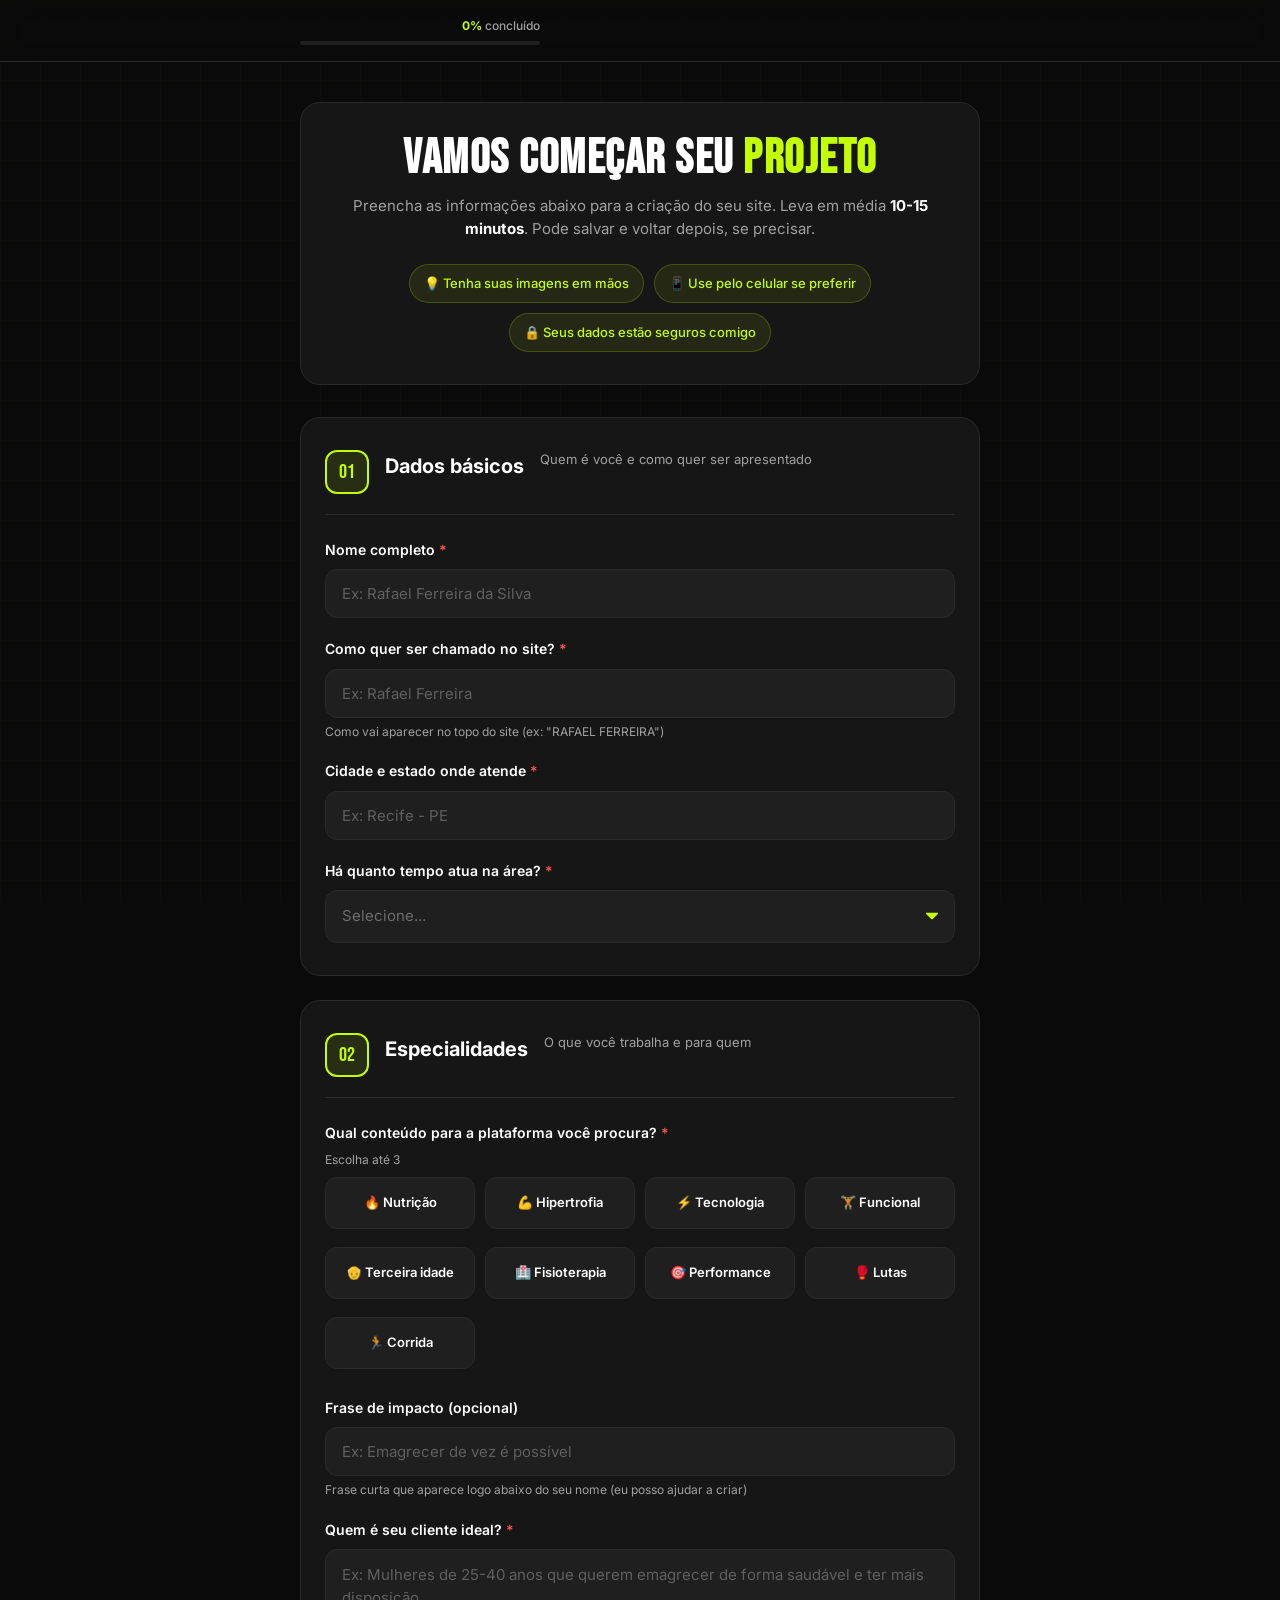
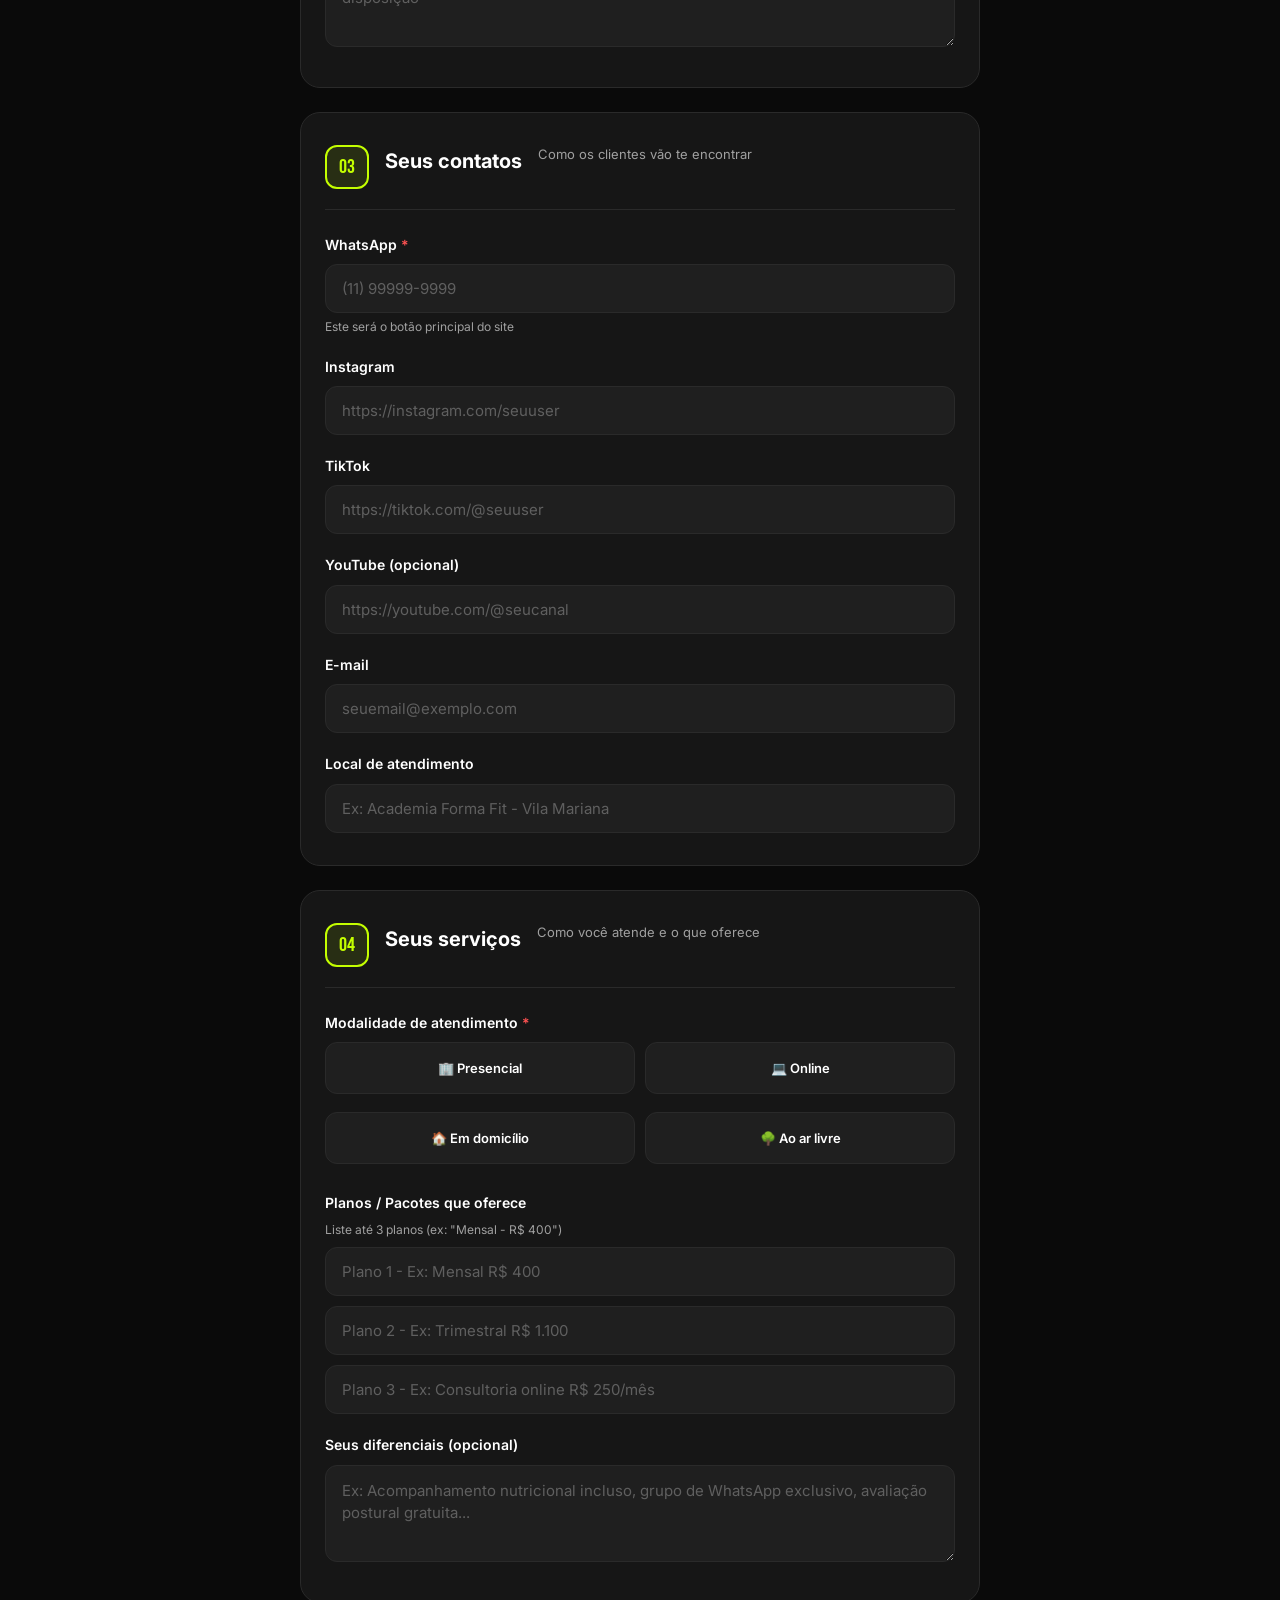
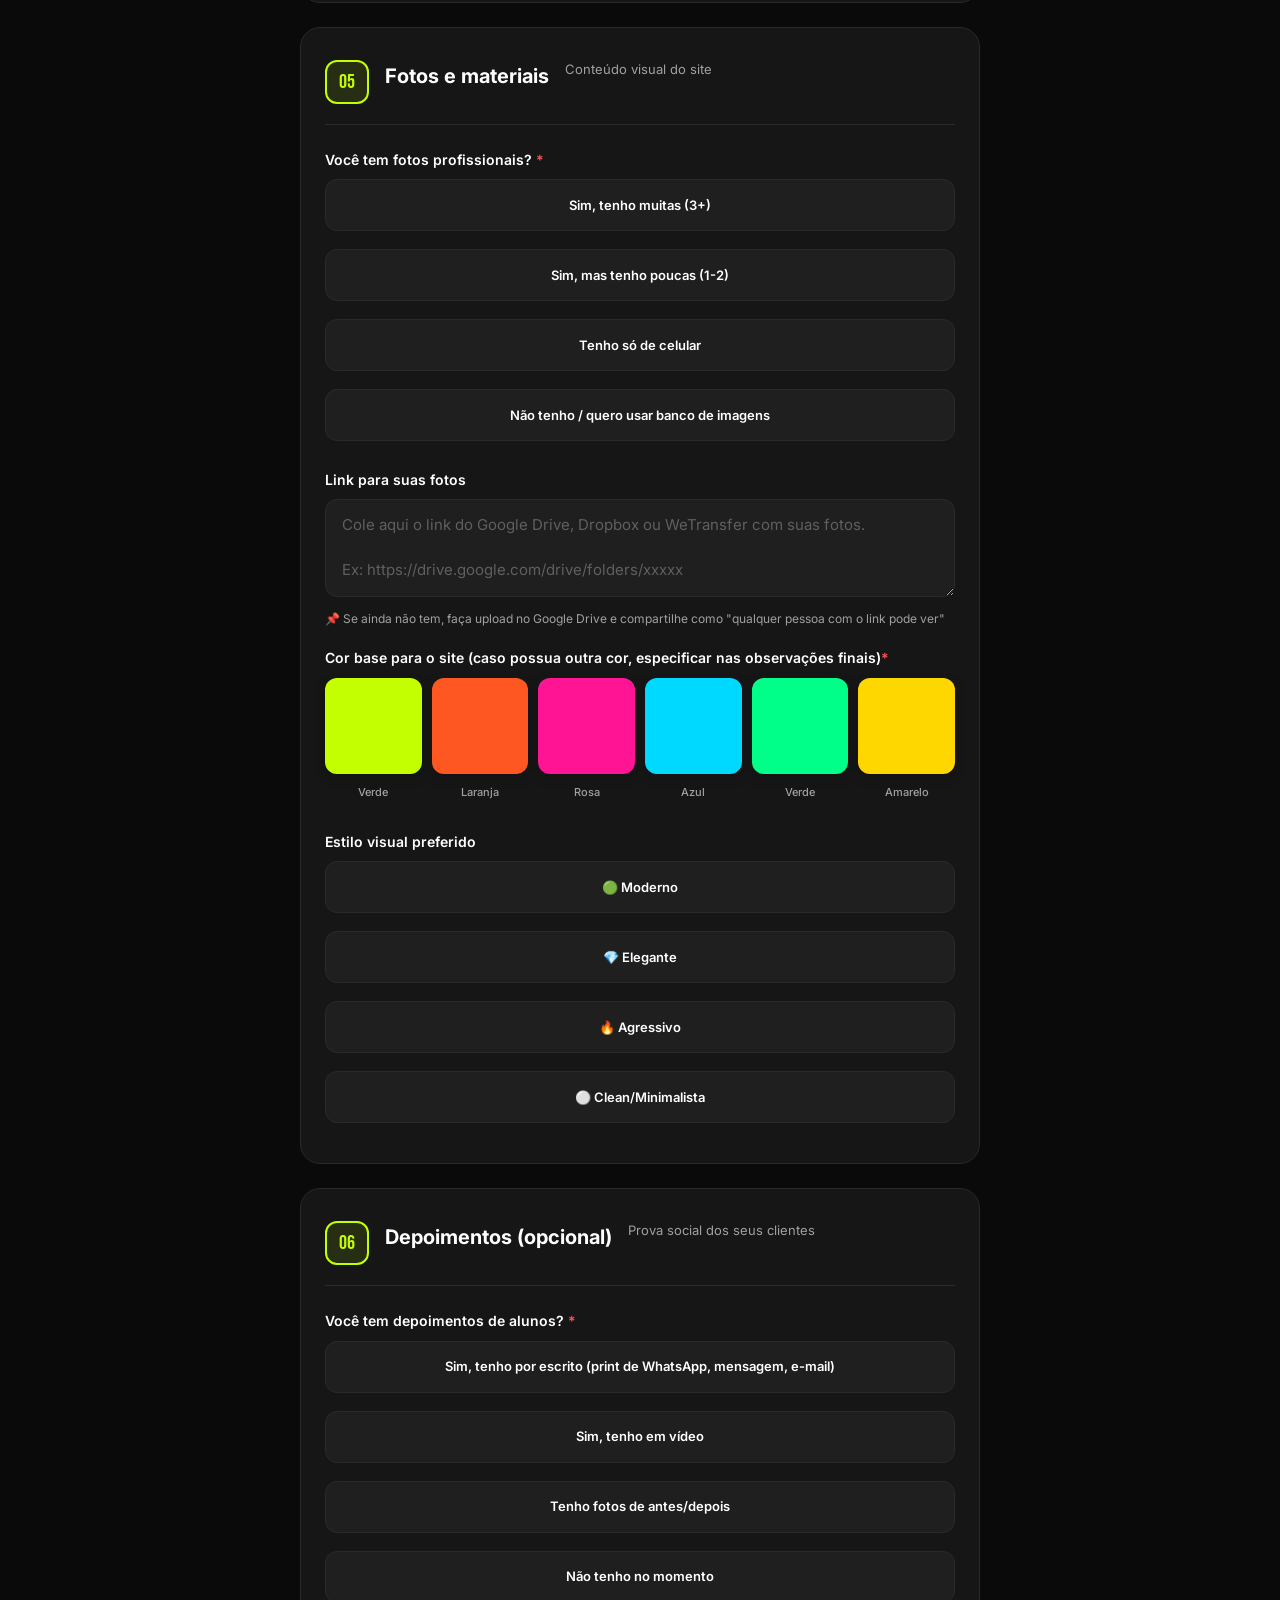
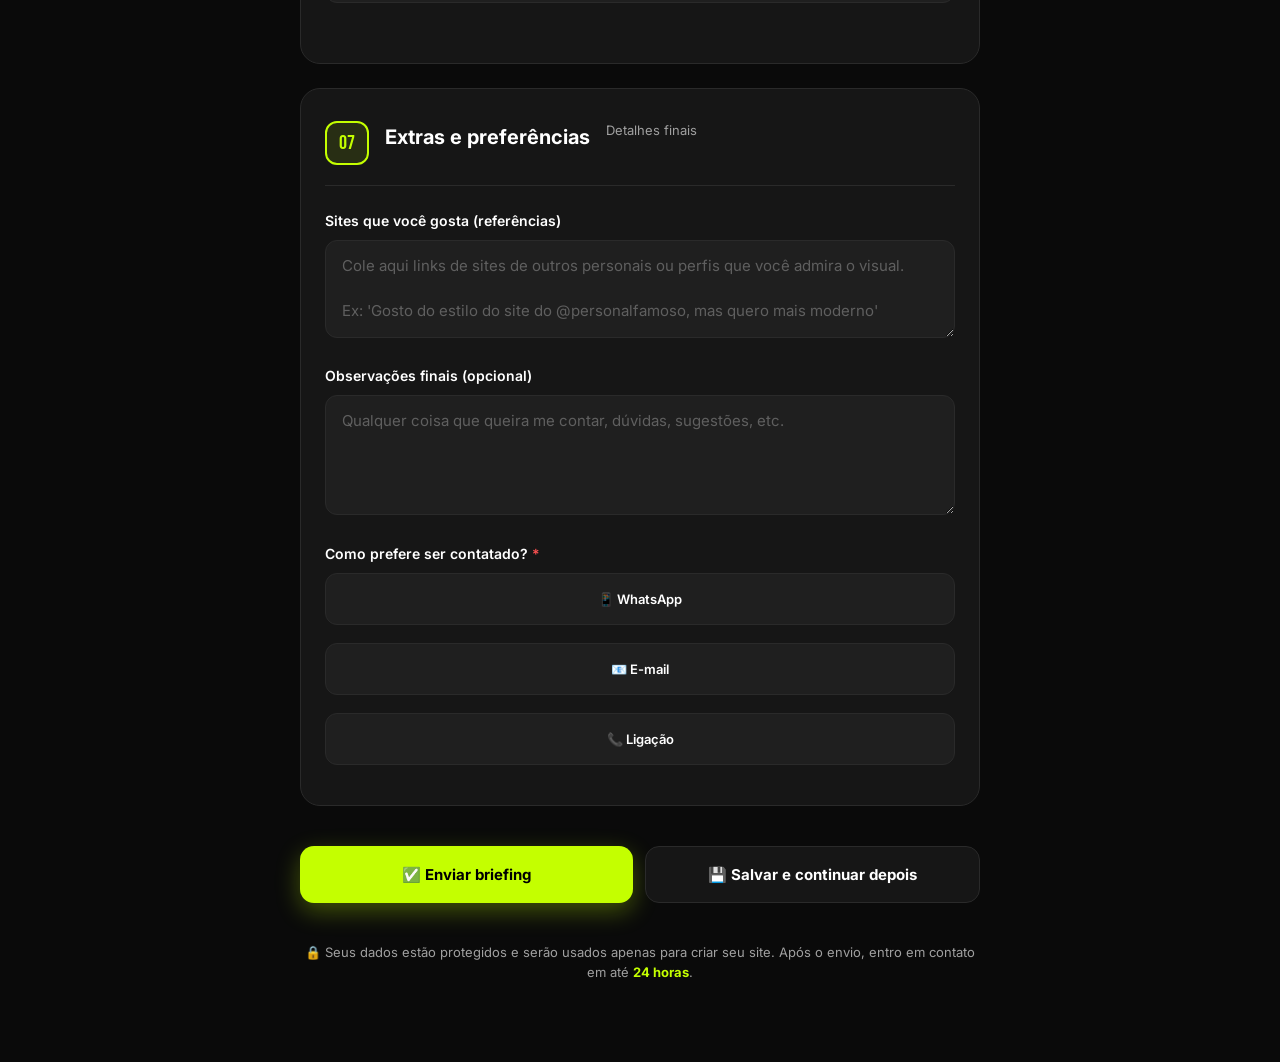
<file: briefing/index.html>
<!DOCTYPE html>
<html lang="pt-BR">
<head>
<meta charset="UTF-8">
<meta name="viewport" content="width=device-width, initial-scale=1.0, viewport-fit=cover">
<title>Briefing — Vamos começar seu site!</title>
<meta name="description" content="Preencha este formulário para iniciarmos a criação do seu site.">

<link rel="preconnect" href="https://fonts.googleapis.com">
<link rel="preconnect" href="https://fonts.gstatic.com" crossorigin>
<link href="https://fonts.googleapis.com/css2?family=Inter:wght@400;500;600;700;800;900&family=Bebas+Neue&display=swap" rel="stylesheet">
<link rel="stylesheet" href="styles.css">
</head>
<body>

<div class="bg-grid"></div>

<header class="briefing-header">
  <div class="container">
    <div class="progress-indicator">
      <span class="progress-text"><span id="progressPercent">0%</span> concluído</span>
      <div class="progress-bar">
        <div class="progress-fill" id="progressFill"></div>
      </div>
    </div>
  </div>
</header>

<main class="briefing-main">
  <div class="container">
    <div class="intro-card">
      <h1 class="briefing-title">VAMOS COMEÇAR SEU <span>PROJETO</span></h1>
      <p class="briefing-subtitle">
        Preencha as informações abaixo para a criação do seu site. 
        Leva em média <strong>10-15 minutos</strong>. 
        Pode salvar e voltar depois, se precisar.
      </p>
      <div class="intro-tips">
        <div class="tip">💡 Tenha suas imagens em mãos</div>
        <div class="tip">📱 Use pelo celular se preferir</div>
        <div class="tip">🔒 Seus dados estão seguros comigo</div>
      </div>
    </div>

    <form id="briefingForm" class="briefing-form">

      <section class="form-section" data-section="1">
        <div class="section-header">
          <span class="section-number">01</span>
          <h2 class="section-title">Dados básicos</h2>
          <p class="section-desc">Quem é você e como quer ser apresentado</p>
        </div>

        <div class="form-group">
          <label for="nomeCompleto">Nome completo <span class="required">*</span></label>
          <input type="text" id="nomeCompleto" name="nomeCompleto" required placeholder="Ex: Rafael Ferreira da Silva">
        </div>

        <div class="form-group">
          <label for="nomeExibicao">Como quer ser chamado no site? <span class="required">*</span></label>
          <input type="text" id="nomeExibicao" name="nomeExibicao" required placeholder="Ex: Rafael Ferreira">
          <small>Como vai aparecer no topo do site (ex: "RAFAEL FERREIRA")</small>
        </div>

        <div class="form-group">
          <label for="cidade">Cidade e estado onde atende <span class="required">*</span></label>
          <input type="text" id="cidade" name="cidade" required placeholder="Ex: Recife - PE">
        </div>

        <div class="form-group">
          <label for="tempoAtuacao">Há quanto tempo atua na área? <span class="required">*</span></label>
          <select id="tempoAtuacao" name="tempoAtuacao" required>
            <option value="">Selecione...</option>
            <option value="menos-1">Menos de 1 ano</option>
            <option value="1-3">De 1 a 3 anos</option>
            <option value="3-5">De 3 a 5 anos</option>
            <option value="5-10">De 5 a 10 anos</option>
            <option value="mais-10">Mais de 10 anos</option>
          </select>
        </div>
      </section>

      <section class="form-section" data-section="2">
        <div class="section-header">
          <span class="section-number">02</span>
          <h2 class="section-title">Especialidades</h2>
          <p class="section-desc">O que você trabalha e para quem</p>
        </div>

        <div class="form-group">
          <label>Qual conteúdo para a plataforma você procura? <span class="required">*</span></label>
          <small>Escolha até 3</small>
          <div class="checkbox-grid" id="especialidadesGrid">
            <label class="checkbox-card">
              <input type="checkbox" name="especialidades" value="emagrecimento">
              <span class="checkbox-content">🔥 Nutrição</span>
            </label>
            <label class="checkbox-card">
              <input type="checkbox" name="especialidades" value="hipertrofia">
              <span class="checkbox-content">💪 Hipertrofia</span>
            </label>
            <label class="checkbox-card">
              <input type="checkbox" name="especialidades" value="funcional">
              <span class="checkbox-content">⚡ Tecnologia</span>
            </label>
            <label class="checkbox-card">
              <input type="checkbox" name="especialidades" value="cross">
              <span class="checkbox-content">🏋️ Funcional</span>
            </label>
            <label class="checkbox-card">
              <input type="checkbox" name="especialidades" value="third-age">
              <span class="checkbox-content">👴 Terceira idade</span>
            </label>
            <label class="checkbox-card">
              <input type="checkbox" name="especialidades" value="reabilitacao">
              <span class="checkbox-content">🏥 Fisioterapia</span>
            </label>
            <label class="checkbox-card">
              <input type="checkbox" name="especialidades" value="performance">
              <span class="checkbox-content">🎯 Performance</span>
            </label>
            <label class="checkbox-card">
              <input type="checkbox" name="especialidades" value="lutador">
              <span class="checkbox-content">🥊 Lutas</span>
            </label>
            <label class="checkbox-card">
              <input type="checkbox" name="especialidades" value="corrida">
              <span class="checkbox-content">🏃 Corrida</span>
            </label>
          </div>
        </div>

        <div class="form-group">
          <label for="fraseImpacto">Frase de impacto (opcional)</label>
          <input type="text" id="fraseImpacto" name="fraseImpacto" placeholder="Ex: Emagrecer de vez é possível">
          <small>Frase curta que aparece logo abaixo do seu nome (eu posso ajudar a criar)</small>
        </div>

        <div class="form-group">
          <label for="publicoAlvo">Quem é seu cliente ideal? <span class="required">*</span></label>
          <textarea id="publicoAlvo" name="publicoAlvo" required rows="3" placeholder="Ex: Mulheres de 25-40 anos que querem emagrecer de forma saudável e ter mais disposição"></textarea>
        </div>
      </section>

      <section class="form-section" data-section="3">
        <div class="section-header">
          <span class="section-number">03</span>
          <h2 class="section-title">Seus contatos</h2>
          <p class="section-desc">Como os clientes vão te encontrar</p>
        </div>

        <div class="form-group">
          <label for="whatsapp">WhatsApp <span class="required">*</span></label>
          <input type="tel" id="whatsapp" name="whatsapp" required placeholder="(11) 99999-9999">
          <small>Este será o botão principal do site</small>
        </div>

        <div class="form-group">
          <label for="instagram">Instagram</label>
          <input type="url" id="instagram" name="instagram" placeholder="https://instagram.com/seuuser">
        </div>

        <div class="form-group">
          <label for="tiktok">TikTok</label>
          <input type="url" id="tiktok" name="tiktok" placeholder="https://tiktok.com/@seuuser">
        </div>

        <div class="form-group">
          <label for="youtube">YouTube (opcional)</label>
          <input type="url" id="youtube" name="youtube" placeholder="https://youtube.com/@seucanal">
        </div>

        <div class="form-group">
          <label for="email">E-mail</label>
          <input type="email" id="email" name="email" placeholder="seuemail@exemplo.com">
        </div>

        <div class="form-group">
          <label for="localizacao">Local de atendimento</label>
          <input type="text" id="localizacao" name="localizacao" placeholder="Ex: Academia Forma Fit - Vila Mariana">
        </div>
      </section>

      <section class="form-section" data-section="4">
        <div class="section-header">
          <span class="section-number">04</span>
          <h2 class="section-title">Seus serviços</h2>
          <p class="section-desc">Como você atende e o que oferece</p>
        </div>

        <div class="form-group">
          <label>Modalidade de atendimento <span class="required">*</span></label>
          <div class="checkbox-grid checkbox-grid-2">
            <label class="checkbox-card">
              <input type="checkbox" name="modalidade" value="presencial">
              <span class="checkbox-content">🏢 Presencial</span>
            </label>
            <label class="checkbox-card">
              <input type="checkbox" name="modalidade" value="online">
              <span class="checkbox-content">💻 Online</span>
            </label>
            <label class="checkbox-card">
              <input type="checkbox" name="modalidade" value="domiciliar">
              <span class="checkbox-content">🏠 Em domicílio</span>
            </label>
            <label class="checkbox-card">
              <input type="checkbox" name="modalidade" value="parque">
              <span class="checkbox-content">🌳 Ao ar livre</span>
            </label>
          </div>
        </div>

        <div class="form-group">
          <label>Planos / Pacotes que oferece</label>
          <small>Liste até 3 planos (ex: "Mensal - R$ 400")</small>
          <div class="plan-inputs">
            <input type="text" name="plano1" placeholder="Plano 1 - Ex: Mensal R$ 400">
            <input type="text" name="plano2" placeholder="Plano 2 - Ex: Trimestral R$ 1.100">
            <input type="text" name="plano3" placeholder="Plano 3 - Ex: Consultoria online R$ 250/mês">
          </div>
        </div>

        <div class="form-group">
          <label for="diferenciais">Seus diferenciais (opcional)</label>
          <textarea id="diferenciais" name="diferenciais" rows="3" placeholder="Ex: Acompanhamento nutricional incluso, grupo de WhatsApp exclusivo, avaliação postural gratuita..."></textarea>
        </div>
      </section>

      <section class="form-section" data-section="5">
        <div class="section-header">
          <span class="section-number">05</span>
          <h2 class="section-title">Fotos e materiais</h2>
          <p class="section-desc">Conteúdo visual do site</p>
        </div>

        <div class="form-group">
          <label>Você tem fotos profissionais? <span class="required">*</span></label>
          <div class="radio-group">
            <label class="radio-card">
              <input type="radio" name="temFotos" value="sim-muitas" required>
              <span>Sim, tenho muitas (3+)</span>
            </label>
            <label class="radio-card">
              <input type="radio" name="temFotos" value="sim-poucas">
              <span>Sim, mas tenho poucas (1-2)</span>
            </label>
            <label class="radio-card">
              <input type="radio" name="temFotos" value="celular">
              <span>Tenho só de celular</span>
            </label>
            <label class="radio-card">
              <input type="radio" name="temFotos" value="nao">
              <span>Não tenho / quero usar banco de imagens</span>
            </label>
          </div>
        </div>

        <div class="form-group">
          <label for="linkFotos">Link para suas fotos</label>
          <textarea id="linkFotos" name="linkFotos" rows="3" placeholder="Cole aqui o link do Google Drive, Dropbox ou WeTransfer com suas fotos.&#10;&#10;Ex: https://drive.google.com/drive/folders/xxxxx"></textarea>
          <small>📌 Se ainda não tem, faça upload no Google Drive e compartilhe como "qualquer pessoa com o link pode ver"</small>
        </div>

        <div class="form-group">
          <label for="corPreferida">Cor base para o site (caso possua outra cor, especificar nas observações finais)<span class="required">*</span></label>
          <div class="color-picker" id="colorPicker">
            <label class="color-option" style="--color: #c4ff00">
              <input type="radio" name="cor" value="#c4ff00" required>
              <span class="color-dot" style="background: #c4ff00"></span>
              <span class="color-name">Verde</span>
            </label>
            <label class="color-option" style="--color: #ff5722">
              <input type="radio" name="cor" value="#ff5722">
              <span class="color-dot" style="background: #ff5722"></span>
              <span class="color-name">Laranja</span>
            </label>
            <label class="color-option" style="--color: #ff1493">
              <input type="radio" name="cor" value="#ff1493">
              <span class="color-dot" style="background: #ff1493"></span>
              <span class="color-name">Rosa</span>
            </label>
            <label class="color-option" style="--color: #00d9ff">
              <input type="radio" name="cor" value="#00d9ff">
              <span class="color-dot" style="background: #00d9ff"></span>
              <span class="color-name">Azul</span>
            </label>
            <label class="color-option" style="--color: #00ff88">
              <input type="radio" name="cor" value="#00ff88">
              <span class="color-dot" style="background: #00ff88"></span>
              <span class="color-name">Verde</span>
            </label>
            <label class="color-option" style="--color: #ffd700">
              <input type="radio" name="cor" value="#ffd700">
              <span class="color-dot" style="background: #ffd700"></span>
              <span class="color-name">Amarelo</span>
            </label>
          </div>
        </div>

        <div class="form-group">
          <label for="estiloPreferido">Estilo visual preferido</label>
          <div class="radio-group">
            <label class="radio-card">
              <input type="radio" name="estilo" value="moderno">
              <span>🟢 Moderno</span>
            </label>
            <label class="radio-card">
              <input type="radio" name="estilo" value="elegante">
              <span>💎 Elegante</span>
            </label>
            <label class="radio-card">
              <input type="radio" name="estilo" value="agressivo">
              <span>🔥 Agressivo</span>
            </label>
            <label class="radio-card">
              <input type="radio" name="estilo" value="clean">
              <span>⚪ Clean/Minimalista</span>
            </label>
          </div>
        </div>
      </section>

      <section class="form-section" data-section="6">
        <div class="section-header">
          <span class="section-number">06</span>
          <h2 class="section-title">Depoimentos (opcional)</h2>
          <p class="section-desc">Prova social dos seus clientes</p>
        </div>

        <div class="form-group">
          <label>Você tem depoimentos de alunos? <span class="required">*</span></label>
          <div class="radio-group">
            <label class="radio-card">
              <input type="radio" name="temDepoimentos" value="sim-escritos" required>
              <span>Sim, tenho por escrito (print de WhatsApp, mensagem, e-mail)</span>
            </label>
            <label class="radio-card">
              <input type="radio" name="temDepoimentos" value="sim-video">
              <span>Sim, tenho em vídeo</span>
            </label>
            <label class="radio-card">
              <input type="radio" name="temDepoimentos" value="antes-depois">
              <span>Tenho fotos de antes/depois</span>
            </label>
            <label class="radio-card">
              <input type="radio" name="temDepoimentos" value="nao">
              <span>Não tenho no momento</span>
            </label>
          </div>
        </div>

        <div class="form-group" id="depoimentosField" style="display:none;">
          <label for="linkDepoimentos">Cole os depoimentos ou link para os mesmos</label>
          <textarea id="linkDepoimentos" name="linkDepoimentos" rows="5" placeholder="Cole os textos aqui, ou coloque o link do Google Drive com as fotos/vídeos.&#10;&#10;Exemplo:&#10;'Em 4 meses perdi 12kg e ganhei muita disposição. O Rafael montou um treino que encaixou perfeitamente na minha rotina.' - Mariana, 32 anos"></textarea>
        </div>
      </section>

      <section class="form-section" data-section="7">
        <div class="section-header">
          <span class="section-number">07</span>
          <h2 class="section-title">Extras e preferências</h2>
          <p class="section-desc">Detalhes finais</p>
        </div>

        <div class="form-group">
          <label for="referencias">Sites que você gosta (referências)</label>
          <textarea id="referencias" name="referencias" rows="3" placeholder="Cole aqui links de sites de outros personais ou perfis que você admira o visual.&#10;&#10;Ex: 'Gosto do estilo do site do @personalfamoso, mas quero mais moderno'"></textarea>
        </div>

        <div class="form-group">
          <label for="observacoes">Observações finais (opcional)</label>
          <textarea id="observacoes" name="observacoes" rows="4" placeholder="Qualquer coisa que queira me contar, dúvidas, sugestões, etc."></textarea>
        </div>

        <div class="form-group">
          <label>Como prefere ser contatado? <span class="required">*</span></label>
          <div class="radio-group">
            <label class="radio-card">
              <input type="radio" name="contatoPreferido" value="whatsapp" required>
              <span>📱 WhatsApp</span>
            </label>
            <label class="radio-card">
              <input type="radio" name="contatoPreferido" value="email">
              <span>📧 E-mail</span>
            </label>
            <label class="radio-card">
              <input type="radio" name="contatoPreferido" value="ligacao">
              <span>📞 Ligação</span>
            </label>
          </div>
        </div>
      </section>

      <div class="form-actions">
        <button type="button" class="btn-save" id="saveBtn">
          💾 Salvar e continuar depois
        </button>
        <button type="submit" class="btn-submit">
          ✅ Enviar briefing
        </button>
      </div>

      <p class="form-footer-note">
        🔒 Seus dados estão protegidos e serão usados apenas para criar seu site.
        Após o envio, entro em contato em até <strong>24 horas</strong>.
      </p>

    </form>
  </div>
</main>

<div class="success-screen" id="successScreen">
  <div class="success-content">
    <div class="success-icon">🎉</div>
    <h2>Briefing enviado com sucesso!</h2>
    <p>Recebi todas as suas informações. Vou analisar tudo e te chamar no WhatsApp em até <strong>24 horas</strong> para alinhar os detalhes.</p>
    <p class="success-tip">Enquanto isso, segue nossas redes pra acompanhar o processo:</p>
    <a href="https://wa.me/5581999944106" class="btn-primary success-btn">💬 Falar comigo agora</a>
  </div>
</div>

<script src="script.js"></script>
</body>
</html>
</file>
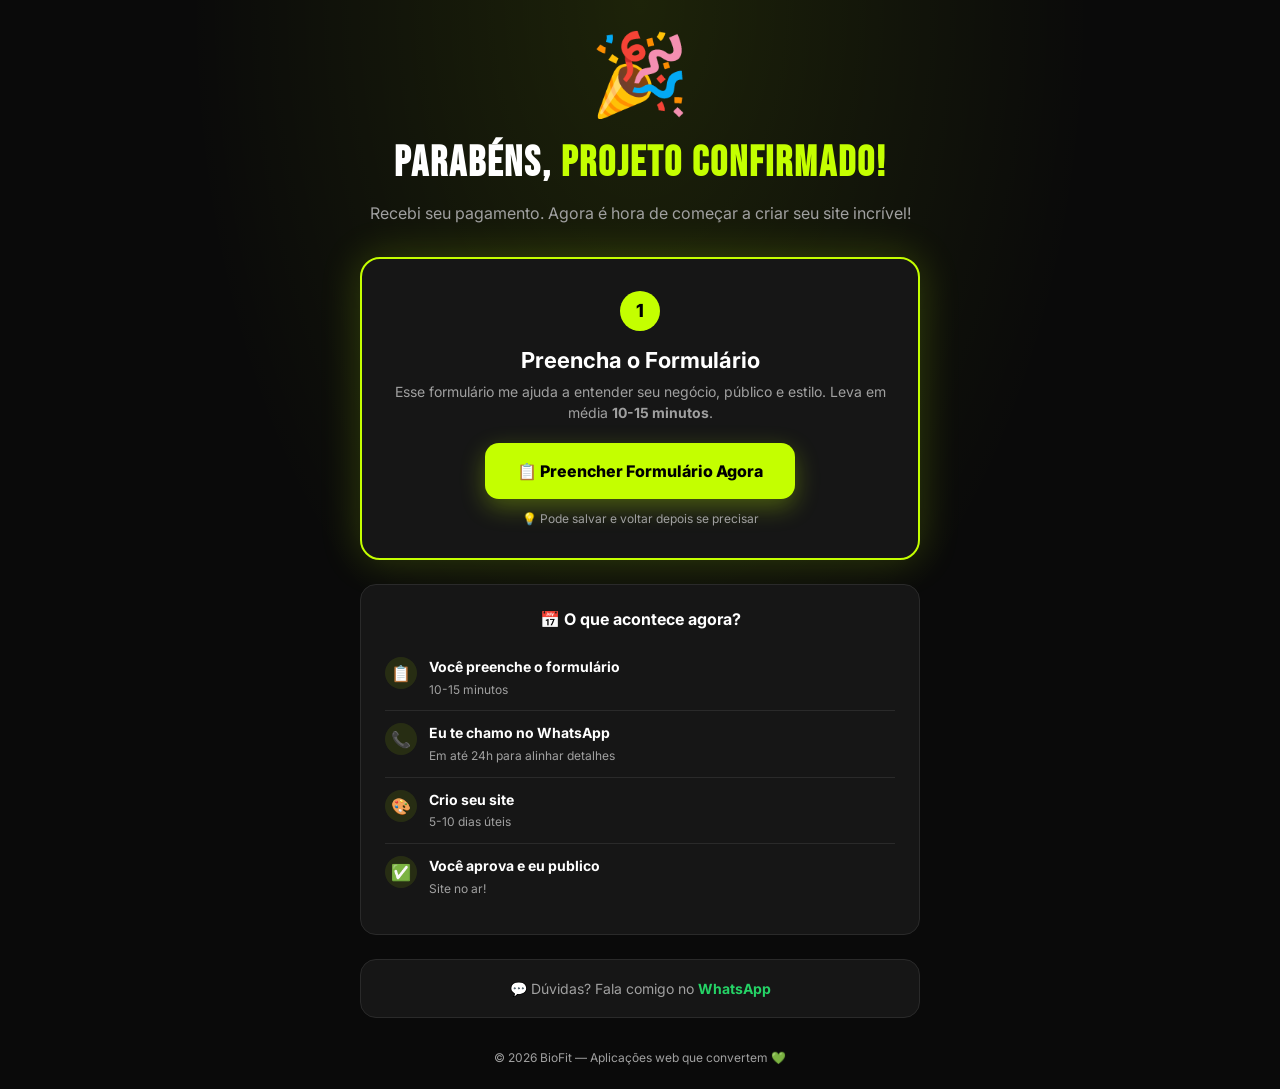
<file: obrigado/index.html>
<!DOCTYPE html>
<html lang="pt-BR">
<head>
<meta charset="UTF-8">
<meta name="viewport" content="width=device-width, initial-scale=1.0, viewport-fit=cover">
<title>Obrigado pela compra! 🎉 | BioFit</title>

<link rel="preconnect" href="https://fonts.googleapis.com">
<link rel="preconnect" href="https://fonts.gstatic.com" crossorigin>
<link href="https://fonts.googleapis.com/css2?family=Bebas+Neue&family=Inter:wght@400;500;600;700;800;900&display=swap" rel="stylesheet">
<style>
:root {
  --primary: #c4ff00;
  --primary-dark: #9fcc00;
  --bg: #0a0a0a;
  --bg-card: #161616;
  --border: #2a2a2a;
  --text: #ffffff;
  --text-muted: #a0a0a0;
  --whatsapp: #25d366;
}

* { margin: 0; padding: 0; box-sizing: border-box; }
body {
  font-family: 'Inter', sans-serif;
  background: var(--bg);
  color: var(--text);
  min-height: 100vh;
  display: flex;
  align-items: center;
  justify-content: center;
  padding: 24px;
  background-image: 
    radial-gradient(ellipse at top, rgba(196, 255, 0, 0.1) 0%, transparent 50%);
}

.container { max-width: 560px; width: 100%; text-align: center; }

.logo { margin-bottom: 32px; }
.logo-img { height: 44px; }

.success-icon {
  font-size: 80px;
  margin-bottom: 16px;
  animation: bounce 0.8s ease;
}

@keyframes bounce {
  0%, 100% { transform: translateY(0) scale(1); }
  50% { transform: translateY(-15px) scale(1.05); }
}

h1 {
  font-family: 'Bebas Neue', sans-serif;
  font-size: 42px;
  letter-spacing: 2px;
  margin-bottom: 12px;
  text-transform: uppercase;
}

h1 span { color: var(--primary); }

.subtitle {
  color: var(--text-muted);
  font-size: 16px;
  margin-bottom: 32px;
  line-height: 1.5;
}

.next-step-card {
  background: var(--bg-card);
  border: 2px solid var(--primary);
  border-radius: 20px;
  padding: 32px 24px;
  margin-bottom: 24px;
  box-shadow: 0 0 40px rgba(196, 255, 0, 0.2);
}

.next-step-number {
  display: inline-block;
  width: 40px;
  height: 40px;
  background: var(--primary);
  color: #000;
  border-radius: 50%;
  font-weight: 800;
  font-size: 18px;
  line-height: 40px;
  margin-bottom: 16px;
}

.next-step-title {
  font-size: 22px;
  font-weight: 700;
  margin-bottom: 8px;
}

.next-step-desc {
  color: var(--text-muted);
  font-size: 14px;
  margin-bottom: 20px;
  line-height: 1.5;
}

.btn-briefing {
  display: inline-flex;
  align-items: center;
  gap: 10px;
  padding: 18px 32px;
  background: var(--primary);
  color: #000;
  border-radius: 14px;
  font-weight: 800;
  font-size: 16px;
  text-decoration: none;
  box-shadow: 0 8px 24px rgba(196, 255, 0, 0.3);
  transition: all 0.3s ease;
  font-family: inherit;
  border: none;
  cursor: pointer;
}

.btn-briefing:hover {
  background: var(--primary-dark);
  transform: translateY(-2px);
}

.timeline {
  background: var(--bg-card);
  border: 1px solid var(--border);
  border-radius: 16px;
  padding: 24px;
  margin-bottom: 24px;
  text-align: left;
}

.timeline h3 {
  font-size: 16px;
  margin-bottom: 16px;
  text-align: center;
}

.timeline-item {
  display: flex;
  gap: 12px;
  padding: 12px 0;
  border-bottom: 1px solid var(--border);
}

.timeline-item:last-child { border-bottom: none; }

.timeline-icon {
  flex-shrink: 0;
  width: 32px;
  height: 32px;
  background: rgba(196, 255, 0, 0.1);
  border-radius: 50%;
  display: flex;
  align-items: center;
  justify-content: center;
  font-size: 16px;
}

.timeline-text { font-size: 14px; line-height: 1.4; }
.timeline-text strong { display: block; margin-bottom: 2px; }
.timeline-text span { color: var(--text-muted); font-size: 12px; }

.support-card {
  padding: 20px;
  background: var(--bg-card);
  border: 1px solid var(--border);
  border-radius: 16px;
  font-size: 14px;
  color: var(--text-muted);
}

.support-card a {
  color: var(--whatsapp);
  font-weight: 700;
  text-decoration: none;
}

footer {
  margin-top: 32px;
  font-size: 12px;
  color: var(--text-muted);
}
</style>
</head>
<body>

<div class="container">
  
  <div class="success-icon">🎉</div>
  
  <h1>PARABÉNS, <span>PROJETO CONFIRMADO!</span></h1>
  <p class="subtitle">Recebi seu pagamento. Agora é hora de começar a criar seu site incrível!</p>
  
  <div class="next-step-card">
    <div class="next-step-number">1</div>
    <h2 class="next-step-title">Preencha o Formulário</h2>
    <p class="next-step-desc">
      Esse formulário me ajuda a entender seu negócio, 
      público e estilo. Leva em média <strong>10-15 minutos</strong>.
    </p>
    <a href="https://formulario-biofit.vercel.app/" class="btn-briefing">
      📋 Preencher Formulário Agora
    </a>
    <p style="font-size: 12px; color: var(--text-muted); margin-top: 12px;">
      💡 Pode salvar e voltar depois se precisar
    </p>
  </div>
  
  <div class="timeline">
    <h3>📅 O que acontece agora?</h3>
    
    <div class="timeline-item">
      <div class="timeline-icon">📋</div>
      <div class="timeline-text">
        <strong>Você preenche o formulário</strong>
        <span>10-15 minutos</span>
      </div>
    </div>
    
    <div class="timeline-item">
      <div class="timeline-icon">📞</div>
      <div class="timeline-text">
        <strong>Eu te chamo no WhatsApp</strong>
        <span>Em até 24h para alinhar detalhes</span>
      </div>
    </div>
    
    <div class="timeline-item">
      <div class="timeline-icon">🎨</div>
      <div class="timeline-text">
        <strong>Crio seu site</strong>
        <span>5-10 dias úteis</span>
      </div>
    </div>
    
    <div class="timeline-item">
      <div class="timeline-icon">✅</div>
      <div class="timeline-text">
        <strong>Você aprova e eu publico</strong>
        <span>Site no ar!</span>
      </div>
    </div>
  </div>
  
  <div class="support-card">
    💬 Dúvidas? Fala comigo no <a href="https://wa.me/5581999944106">WhatsApp</a>
  </div>
  
  <footer>
    © 2026 BioFit — Aplicações web que convertem 💚
  </footer>
</div>

</body>
</html>
</file>
<file: briefing/styles.css>
:root {
  --primary: #c4ff00;
  --primary-dark: #9fcc00;
  --bg: #0a0a0a;
  --bg-card: #161616;
  --bg-elevated: #1f1f1f;
  --border: #2a2a2a;
  --text: #ffffff;
  --text-muted: #a0a0a0;
  --error: #ff5252;
  --success: #00d68f;
}

* { margin: 0; padding: 0; box-sizing: border-box; }

html { scroll-behavior: smooth; }

body {
  font-family: 'Inter', sans-serif;
  background: var(--bg);
  color: var(--text);
  line-height: 1.6;
  min-height: 100vh;
}

.bg-grid {
  position: fixed;
  inset: 0;
  background-image: 
    linear-gradient(rgba(196, 255, 0, 0.02) 1px, transparent 1px),
    linear-gradient(90deg, rgba(196, 255, 0, 0.02) 1px, transparent 1px);
  background-size: 40px 40px;
  pointer-events: none;
  z-index: 0;
}

.container {
  max-width: 720px;
  margin: 0 auto;
  padding: 0 20px;
  position: relative;
  z-index: 1;
}

.briefing-header {
  position: sticky;
  top: 0;
  z-index: 50;
  padding: 16px 0;
  background: rgba(10, 10, 10, 0.9);
  backdrop-filter: blur(12px);
  border-bottom: 1px solid var(--border);
}

.briefing-header .container {
  display: flex;
  justify-content: space-between;
  align-items: center;
  gap: 16px;
}

.logo-link {
  display: flex;
  align-items: center;
  flex-shrink: 0;
}

.logo-img {
  height: 36px;
  width: auto;
}

.progress-indicator {
  flex: 1;
  max-width: 240px;
  text-align: right;
}

.progress-text {
  font-size: 12px;
  color: var(--text-muted);
  display: block;
  margin-bottom: 6px;
  font-weight: 500;
}

.progress-text span { color: var(--primary); font-weight: 700; }

.progress-bar {
  height: 4px;
  background: var(--bg-elevated);
  border-radius: 100px;
  overflow: hidden;
}

.progress-fill {
  height: 100%;
  background: var(--primary);
  border-radius: 100px;
  width: 0%;
  transition: width 0.3s ease;
}

.briefing-main {
  padding: 40px 0 80px;
}

.intro-card {
  background: var(--bg-card);
  border: 1px solid var(--border);
  border-radius: 20px;
  padding: 32px 28px;
  margin-bottom: 32px;
  text-align: center;
}

.briefing-title {
  font-family: 'Bebas Neue', sans-serif;
  font-size: clamp(32px, 6vw, 48px);
  letter-spacing: 1.5px;
  line-height: 1;
  margin-bottom: 12px;
  text-transform: uppercase;
}

.briefing-title span { color: var(--primary); }

.briefing-subtitle {
  color: var(--text-muted);
  font-size: 15px;
  margin-bottom: 24px;
  line-height: 1.5;
}

.briefing-subtitle strong { color: var(--text); }

.intro-tips {
  display: flex;
  flex-wrap: wrap;
  gap: 10px;
  justify-content: center;
}

.tip {
  padding: 8px 14px;
  background: rgba(196, 255, 0, 0.08);
  border: 1px solid rgba(196, 255, 0, 0.2);
  border-radius: 100px;
  font-size: 13px;
  color: var(--primary);
  font-weight: 500;
}

.briefing-form { display: flex; flex-direction: column; gap: 24px; }

.form-section {
  background: var(--bg-card);
  border: 1px solid var(--border);
  border-radius: 20px;
  padding: 32px 24px;
  transition: border-color 0.3s ease;
}

.form-section:focus-within { border-color: var(--primary); }

.section-header {
  display: flex;
  align-items: flex-start;
  gap: 16px;
  margin-bottom: 24px;
  padding-bottom: 20px;
  border-bottom: 1px solid var(--border);
}

.section-number {
  flex-shrink: 0;
  width: 44px;
  height: 44px;
  background: rgba(196, 255, 0, 0.1);
  border: 2px solid var(--primary);
  border-radius: 12px;
  display: flex;
  align-items: center;
  justify-content: center;
  font-family: 'Bebas Neue', sans-serif;
  font-size: 20px;
  color: var(--primary);
}

.section-title {
  font-size: 20px;
  font-weight: 700;
  margin-bottom: 4px;
  color: var(--text);
}

.section-desc {
  font-size: 13px;
  color: var(--text-muted);
  line-height: 1.4;
}

.form-group { margin-bottom: 20px; }
.form-group:last-child { margin-bottom: 0; }

.form-group label {
  display: block;
  font-weight: 600;
  font-size: 14px;
  color: var(--text);
  margin-bottom: 8px;
}

.form-group small {
  display: block;
  color: var(--text-muted);
  font-size: 12px;
  margin-top: 6px;
  line-height: 1.4;
}

.required { color: var(--error); }

input[type="text"],
input[type="email"],
input[type="tel"],
input[type="url"],
select,
textarea {
  width: 100%;
  padding: 14px 16px;
  background: var(--bg-elevated);
  border: 1px solid var(--border);
  border-radius: 12px;
  color: var(--text);
  font-size: 15px;
  font-family: inherit;
  transition: all 0.25s ease;
  outline: none;
}

input:focus,
select:focus,
textarea:focus {
  border-color: var(--primary);
  background: rgba(196, 255, 0, 0.03);
}

input::placeholder,
textarea::placeholder { color: rgba(160, 160, 160, 0.5); }

select {
  appearance: none !important;
  -webkit-appearance: none !important;
  -moz-appearance: none !important;
  background-image: url("data:image/svg+xml;charset=US-ASCII,%3Csvg%20xmlns%3D%22http%3A%2F%2Fwww.w3.org%2F2000%2Fsvg%22%20width%3D%22292.4%22%20height%3D%22292.4%22%3E%3Cpath%20fill%3D%22%23c4ff00%22%20d%3D%22M287%2069.4a17.6%2017.6%200%200%200-13-5.4H18.4c-5%200-9.3%201.8-12.9%205.4A17.6%2017.6%200%200%200%200%2082.2c0%205%201.8%209.3%205.4%2012.9l128%20127.9c3.6%203.6%207.8%205.4%2012.8%205.4s9.2-1.8%2012.8-5.4L287%2095c3.5-3.5%205.4-7.8%205.4-12.8%200-5-1.9-9.2-5.5-12.8z%22%2F%3E%3C%2Fsvg%3E") !important;
  background-repeat: no-repeat !important;
  background-position: right 16px center !important;
  background-size: 12px !important;
  background-color: var(--bg-elevated) !important;
  padding-right: 44px !important;
  padding-left: 16px !important;
  height: auto !important;
  min-height: 50px !important;
  line-height: 1.5 !important;
  cursor: pointer !important;
  color: var(--text) !important;
  border: 1px solid var(--border) !important;
  border-radius: 12px !important;
  font-size: 15px !important;
  font-family: inherit !important;
  width: 100% !important;
  box-sizing: border-box !important;
  text-overflow: ellipsis !important;
  white-space: nowrap !important;
  overflow: hidden !important;
  outline: none !important;
  transition: all 0.25s ease !important;
  -webkit-tap-highlight-color: transparent !important;
}

select:hover {
  border-color: rgba(196, 255, 0, 0.4) !important;
}

select:focus {
  border-color: var(--primary) !important;
  background-color: rgba(196, 255, 0, 0.03) !important;
  box-shadow: 0 0 0 3px rgba(196, 255, 0, 0.1) !important;
}

select:invalid,
select option[value=""] {
  color: rgba(160, 160, 160, 0.6) !important;
}

select:valid {
  color: var(--text) !important;
}

select option {
  background-color: #1a1a1a !important;
  color: #ffffff !important;
  padding: 12px 16px !important;
  font-size: 15px !important;
  font-weight: 500 !important;
}

select option:hover {
  background-color: rgba(196, 255, 0, 0.15) !important;
}

select option:checked,
select option[selected] {
  background: var(--primary) linear-gradient(0deg, var(--primary), var(--primary)) !important;
  color: #000000 !important;
  font-weight: 700 !important;
}

select:-webkit-autofill,
select:-webkit-autofill:hover,
select:-webkit-autofill:focus,
select:-webkit-autofill:active {
  -webkit-text-fill-color: var(--text) !important;
  -webkit-box-shadow: 0 0 0 1000px var(--bg-elevated) inset !important;
  transition: background-color 5000s ease-in-out 0s !important;
  caret-color: var(--text) !important;
}

select::-ms-expand {
  display: none !important;
}

select {
  /* Firefox */
  text-indent: 0.01px !important;
  text-overflow: '' !important;
}

textarea {
  resize: vertical;
  min-height: 80px;
  font-family: inherit;
  line-height: 1.5;
}

.checkbox-grid {
  display: grid;
  grid-template-columns: repeat(2, 1fr);
  gap: 10px;
  margin-top: 8px;
}

@media (min-width: 480px) {
  .checkbox-grid { grid-template-columns: repeat(3, 1fr); }
}

@media (min-width: 768px) {
  .checkbox-grid { grid-template-columns: repeat(4, 1fr); }
}

.checkbox-grid-2 { grid-template-columns: repeat(2, 1fr); }

.checkbox-card,
.radio-card {
  position: relative;
  cursor: pointer;
  display: block;
}

.checkbox-card input,
.radio-card input {
  position: absolute;
  opacity: 0;
  pointer-events: none;
}

.checkbox-content,
.radio-card > span {
  display: flex;
  align-items: center;
  justify-content: center;
  text-align: center;
  min-height: 52px;
  padding: 12px;
  background: var(--bg-elevated);
  border: 1.5px solid var(--border);
  border-radius: 12px;
  font-size: 13px;
  font-weight: 600;
  transition: all 0.25s ease;
  color: var(--text);
}

.checkbox-card:hover .checkbox-content,
.radio-card:hover > span {
  border-color: rgba(196, 255, 0, 0.4);
  transform: translateY(-1px);
}

.checkbox-card input:checked + .checkbox-content,
.radio-card input:checked + span {
  background: rgba(196, 255, 0, 0.15);
  border-color: var(--primary);
  color: var(--primary);
}

.radio-group {
  display: flex;
  flex-direction: column;
  gap: 10px;
  margin-top: 8px;
}

.color-picker {
  display: grid;
  grid-template-columns: repeat(3, 1fr);
  gap: 10px;
  margin-top: 8px;
}

@media (min-width: 480px) {
  .color-picker { grid-template-columns: repeat(6, 1fr); }
}

.color-option {
  position: relative;
  cursor: pointer;
  text-align: center;
  display: block;
}

.color-option input { position: absolute; opacity: 0; pointer-events: none; }

.color-dot {
  display: block;
  width: 100%;
  aspect-ratio: 1;
  border-radius: 12px;
  margin-bottom: 6px;
  border: 3px solid transparent;
  transition: all 0.25s ease;
  box-shadow: 0 4px 12px rgba(0,0,0,0.2);
}

.color-option:hover .color-dot { transform: scale(1.08); }

.color-option input:checked ~ .color-dot {
  border-color: var(--text);
  box-shadow: 0 0 0 2px var(--bg), 0 0 0 4px var(--primary);
}

.color-name {
  font-size: 11px;
  color: var(--text-muted);
  font-weight: 500;
}

.plan-inputs {
  display: flex;
  flex-direction: column;
  gap: 10px;
  margin-top: 8px;
}

.form-actions {
  display: flex;
  flex-direction: column;
  gap: 12px;
  margin-top: 16px;
}

@media (min-width: 480px) {
  .form-actions { flex-direction: row-reverse; }
}

.btn-submit,
.btn-save {
  flex: 1;
  padding: 18px 24px;
  border-radius: 14px;
  font-weight: 700;
  font-size: 15px;
  cursor: pointer;
  border: none;
  font-family: inherit;
  transition: all 0.3s ease;
  display: flex;
  align-items: center;
  justify-content: center;
  gap: 8px;
}

.btn-submit {
  background: var(--primary);
  color: #000;
  box-shadow: 0 8px 24px rgba(196, 255, 0, 0.3);
}

.btn-submit:hover {
  background: var(--primary-dark);
  transform: translateY(-2px);
  box-shadow: 0 12px 32px rgba(196, 255, 0, 0.4);
}

.btn-submit:active { transform: translateY(0); }

.btn-save {
  background: var(--bg-card);
  color: var(--text);
  border: 1px solid var(--border);
}

.btn-save:hover {
  border-color: var(--primary);
  color: var(--primary);
}

.form-footer-note {
  text-align: center;
  font-size: 13px;
  color: var(--text-muted);
  margin-top: 16px;
  line-height: 1.5;
}

.form-footer-note strong { color: var(--primary); }

.success-screen {
  position: fixed;
  inset: 0;
  background: var(--bg);
  z-index: 1000;
  display: none;
  align-items: center;
  justify-content: center;
  padding: 20px;
  text-align: center;
}

.success-screen.show { display: flex; animation: fadeIn 0.4s ease; }

.success-content { max-width: 480px; }

.success-icon {
  font-size: 80px;
  margin-bottom: 20px;
  animation: bounce 0.6s ease;
}

@keyframes bounce {
  0%, 100% { transform: translateY(0); }
  50% { transform: translateY(-20px); }
}

.success-content h2 {
  font-family: 'Bebas Neue', sans-serif;
  font-size: 36px;
  letter-spacing: 1.5px;
  margin-bottom: 12px;
  text-transform: uppercase;
}

.success-content p {
  color: var(--text-muted);
  font-size: 15px;
  margin-bottom: 16px;
  line-height: 1.5;
}

.success-content p strong { color: var(--primary); }

.success-tip { margin-top: 24px; }

.success-btn {
  margin-top: 16px;
  display: inline-flex;
}

@keyframes fadeIn {
  from { opacity: 0; }
  to { opacity: 1; }
}

@media (max-width: 480px) {
  .form-section { padding: 24px 20px; }
  .intro-card { padding: 24px 20px; }
  .section-header { gap: 12px; }
  .section-number { width: 38px; height: 38px; font-size: 18px; }
  .section-title { font-size: 18px; }
  .checkbox-grid { grid-template-columns: repeat(2, 1fr); }
  select {
    font-size: 16px !important; 
  }
}
</file>
